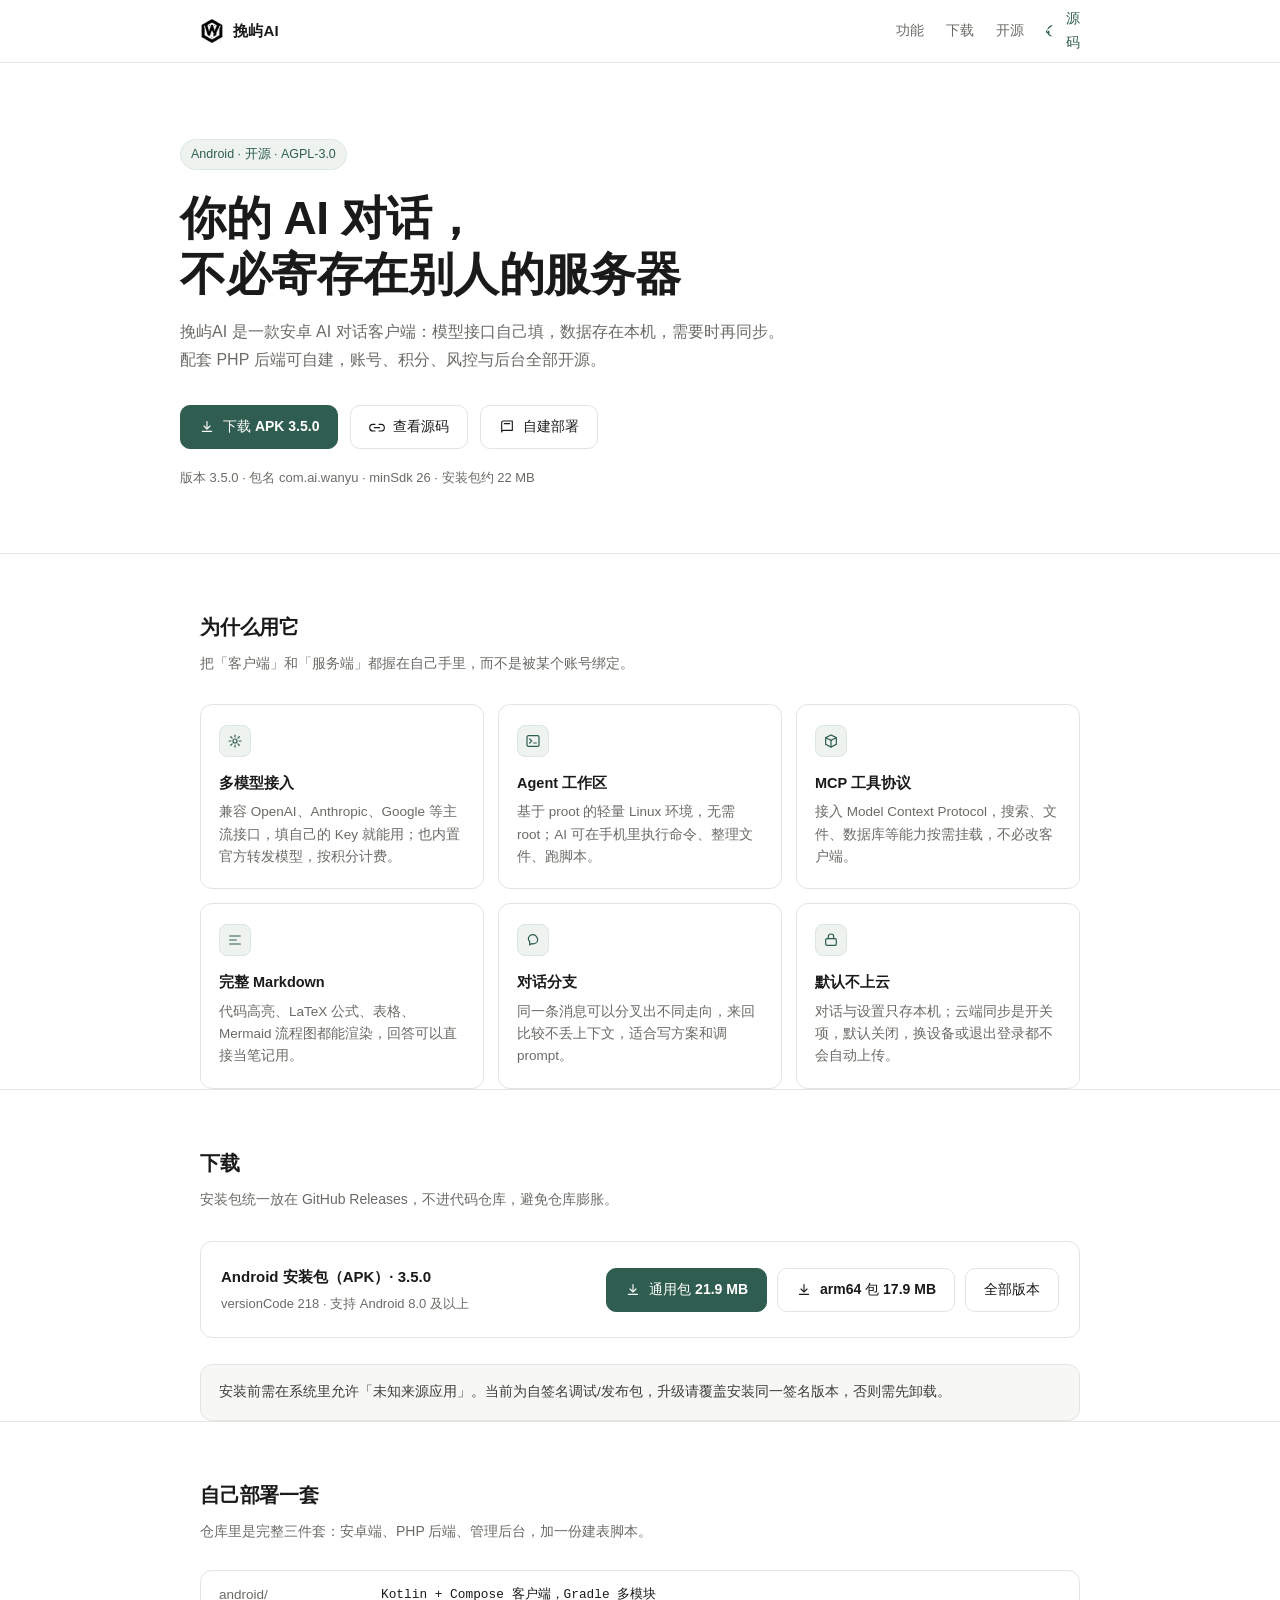
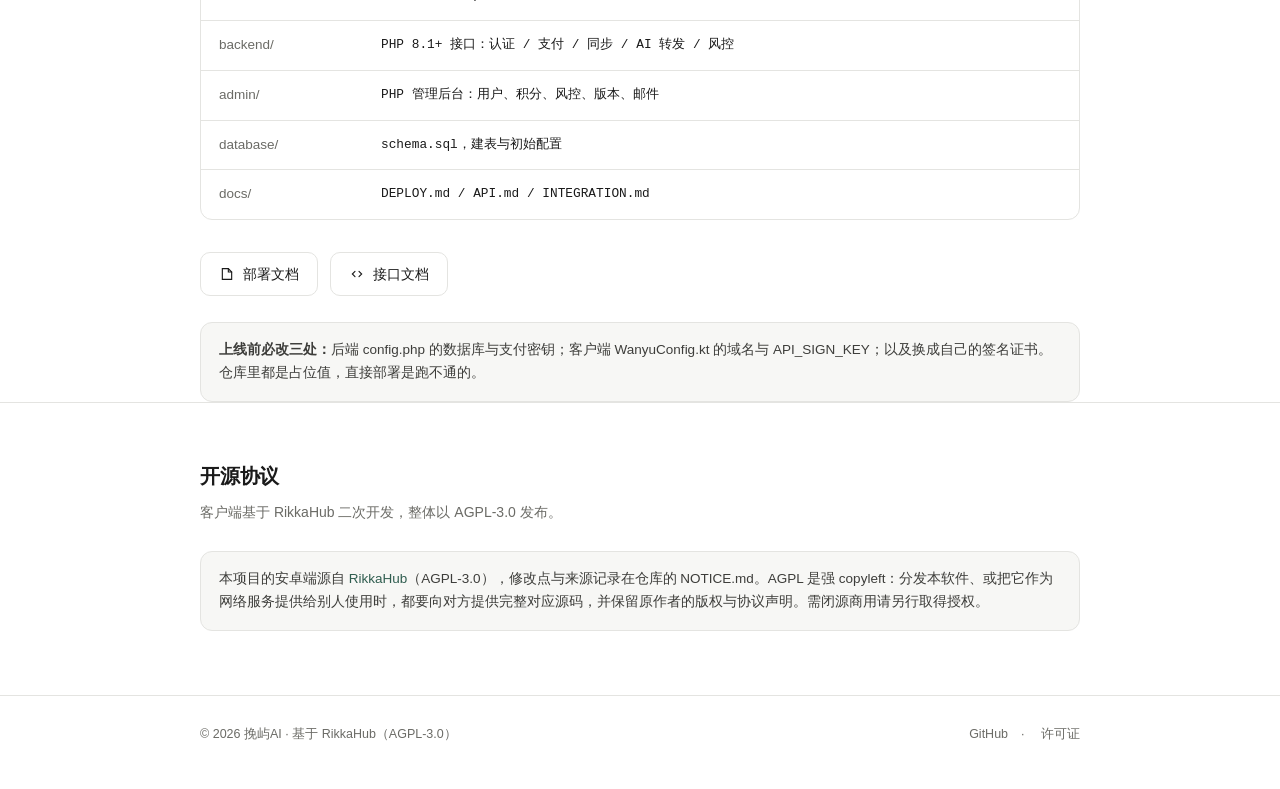
<file: docs/index.html>
<!DOCTYPE html>
<html lang="zh-CN">
<head>
<meta charset="utf-8">
<meta name="viewport" content="width=device-width, initial-scale=1">
<title>挽屿AI · 安卓 AI 对话客户端</title>
<link rel="icon" type="image/png" href="assets/logo.png">
<meta name="description" content="挽屿AI 是一款安卓 AI 对话客户端，支持多种模型接口、Agent 工作区与 MCP；配套 PHP 后端与开源仓库。">
<meta property="og:title" content="挽屿AI">
<meta property="og:description" content="安卓 AI 对话客户端，数据与模型都由你自己掌控。">
<style>
:root{
  --ink:#1a1a1a; --muted:#6b6b66; --line:#e4e4e1; --soft:#f7f7f5;
  --accent:#2f5d4f; --accent-soft:#eef3f0;
  --radius:12px;
}
*{box-sizing:border-box}
html{-webkit-text-size-adjust:100%}
body{
  margin:0; background:#fff; color:var(--ink);
  font-family:-apple-system,BlinkMacSystemFont,"PingFang SC","Microsoft YaHei","Helvetica Neue",Arial,sans-serif;
  font-size:15px; line-height:1.7; -webkit-font-smoothing:antialiased;
}
a{color:inherit; text-decoration:none}
.wrap{max-width:920px; margin:0 auto; padding:0 20px}
header{border-bottom:1px solid var(--line); position:sticky; top:0; background:#fff; z-index:10}
.nav{display:flex; align-items:center; justify-content:space-between; height:62px; gap:16px}
.brand{display:flex; align-items:center; gap:9px; font-weight:600; letter-spacing:.2px}
.brand img{width:24px; height:24px; display:block}
.nav-links{display:flex; align-items:center; gap:22px; font-size:14px; color:var(--muted)}
.nav-links a:hover{color:var(--ink)}
.nav-links a.gh{display:inline-flex; align-items:center; gap:6px; color:var(--accent)}
.hero{padding:76px 0 64px}
.eyebrow{display:inline-flex; align-items:center; gap:7px; font-size:12.5px; color:var(--accent);
  background:var(--accent-soft); border:1px solid #dbe7e1; padding:4px 10px; border-radius:999px}
.hero h1{margin:20px 0 0; font-size:clamp(30px,5vw,46px); line-height:1.22; letter-spacing:-.01em; font-weight:650}
.hero p{margin:16px 0 0; max-width:38em; color:var(--muted); font-size:16px}
.actions{display:flex; flex-wrap:wrap; gap:12px; margin-top:32px}
.btn{display:inline-flex; align-items:center; gap:8px; height:44px; padding:0 18px; border-radius:10px;
  border:1px solid var(--line); font-size:14px; font-weight:550; transition:border-color .15s, background .15s}
.btn svg{width:16px; height:16px}
.btn.primary{background:var(--accent); border-color:var(--accent); color:#fff}
.btn.primary:hover{background:#2a5347}
.btn:hover{border-color:#cfcfca}
.meta{margin-top:18px; font-size:13px; color:var(--muted)}
section{border-top:1px solid var(--line)}
.sec-head{padding:56px 0 0}
.sec-head h2{margin:0; font-size:20px; font-weight:600; letter-spacing:-.01em}
.sec-head p{margin:8px 0 0; color:var(--muted); font-size:14px}
.grid{display:grid; grid-template-columns:repeat(auto-fit,minmax(238px,1fr)); gap:14px; margin:28px 0 0}
.card{border:1px solid var(--line); border-radius:var(--radius); padding:20px 18px; background:#fff}
.card .ico{width:32px; height:32px; display:grid; place-items:center; border:1px solid #dbe7e1;
  border-radius:8px; color:var(--accent); background:var(--accent-soft)}
.card .ico svg{width:16px; height:16px}
.card h3{margin:14px 0 0; font-size:14.5px; font-weight:600}
.card p{margin:6px 0 0; font-size:13.5px; color:var(--muted); line-height:1.65}
.dl{margin:30px 0 0; border:1px solid var(--line); border-radius:var(--radius); padding:22px 20px;
  display:flex; flex-wrap:wrap; align-items:center; justify-content:space-between; gap:16px}
.dl .left{min-width:220px}
.dl .acts{display:flex; flex-wrap:wrap; gap:10px}
.dl strong{font-size:15px}
.dl small{display:block; color:var(--muted); font-size:13px; margin-top:3px}
.list{margin:26px 0 0; border:1px solid var(--line); border-radius:var(--radius); overflow:hidden}
.row{display:grid; grid-template-columns:150px 1fr; gap:12px; padding:13px 18px; font-size:13.5px;
  border-bottom:1px solid var(--line)}
.row:last-child{border-bottom:0}
.row .k{color:var(--muted)}
.row .v{font-family:ui-monospace,SFMono-Regular,Menlo,Consolas,monospace; font-size:12.8px}
.note{margin:26px 0 0; padding:16px 18px; background:var(--soft); border:1px solid var(--line);
  border-radius:var(--radius); font-size:13.5px; color:#3d3d3a}
.note b{font-weight:600}
footer{border-top:1px solid var(--line); margin-top:64px; padding:28px 0 44px; color:var(--muted); font-size:12.5px}
footer .wrap{display:flex; flex-wrap:wrap; gap:10px 18px; justify-content:space-between; align-items:center}
footer a:hover{color:var(--ink)}
@media (max-width:640px){
  .nav-links{gap:16px; font-size:13px}
  .nav-links a.hide-sm{display:none}
  .hero{padding:52px 0 44px}
  .row{grid-template-columns:1fr; gap:2px}
}
</style>
</head>
<body>

<header>
  <div class="wrap nav">
    <a class="brand" href="#top">
      <img class="logo" src="assets/logo.png" width="24" height="24" alt="挽屿AI">
      <span>挽屿AI</span>
    </a>
    <nav class="nav-links">
      <a class="hide-sm" href="#features">功能</a>
      <a class="hide-sm" href="#download">下载</a>
      <a class="hide-sm" href="#opensource">开源</a>
      <a class="gh" href="https://github.com/wanyu-AI/wanyuai" target="_blank" rel="noopener">
        <svg viewBox="0 0 24 24" fill="currentColor"><path d="M12 2a10 10 0 0 0-3.2 19.5c.5.1.7-.2.7-.5v-1.8c-2.8.6-3.4-1.3-3.4-1.3-.5-1.2-1.1-1.5-1.1-1.5-.9-.6.1-.6.1-.6 1 .1 1.5 1 1.5 1 1.4 2.5 1 3.1.8.1-.7.4-1.1.7-1.3-2.2-.3-4.6-1.1-4.6-4.9 0-1.1.4-2 1-2.7-.1-.3-.4-1.3.1-2.6 0 0 .8-.3 2.7 1a9.4 9.4 0 0 1 5 0c1.9-1.3 2.7-1 2.7-1 .5 1.3.2 2.3.1 2.6.6.7 1 1.6 1 2.7 0 3.8-2.4 4.6-4.6 4.9.4.3.7.9.7 1.9v2.8c0 .3.2.6.7.5A10 10 0 0 0 12 2Z"/></svg>
        源码
      </a>
    </nav>
  </div>
</header>

<main id="top">
  <div class="wrap hero">
    <span class="eyebrow">Android · 开源 · AGPL-3.0</span>
    <h1>你的 AI 对话，<br>不必寄存在别人的服务器</h1>
    <p>挽屿AI 是一款安卓 AI 对话客户端：模型接口自己填，数据存在本机，需要时再同步。配套 PHP 后端可自建，账号、积分、风控与后台全部开源。</p>
    <div class="actions">
      <a class="btn primary" href="https://github.com/wanyu-AI/wanyuai/releases/download/v3.5.0/wanyu-3.5.0-universal.apk" rel="noopener">
        <svg viewBox="0 0 24 24" fill="none" stroke="currentColor" stroke-width="1.7" stroke-linecap="round" stroke-linejoin="round"><path d="M12 4v10"/><path d="m7.5 10.5 4.5 4.5 4.5-4.5"/><path d="M5 18.5h14"/></svg>
        下载 APK 3.5.0
      </a>
      <a class="btn" href="https://github.com/wanyu-AI/wanyuai" target="_blank" rel="noopener">
        <svg viewBox="0 0 24 24" fill="none" stroke="currentColor" stroke-width="1.7" stroke-linecap="round" stroke-linejoin="round"><path d="M9 18h-3a5 5 0 0 1 0-10h3"/><path d="M15 8h3a5 5 0 0 1 0 10h-3"/><path d="M8 13h8"/></svg>
        查看源码
      </a>
      <a class="btn" href="#opensource">
        <svg viewBox="0 0 24 24" fill="none" stroke="currentColor" stroke-width="1.7" stroke-linecap="round" stroke-linejoin="round"><path d="M4 5.5A2.5 2.5 0 0 1 6.5 3H20v14H6.5A2.5 2.5 0 0 0 4 19.5Z"/><path d="M8 7h8"/></svg>
        自建部署
      </a>
    </div>
    <div class="meta">版本 3.5.0 · 包名 com.ai.wanyu · minSdk 26 · 安装包约 22 MB</div>
  </div>

  <section id="features">
    <div class="wrap">
      <div class="sec-head">
        <h2>为什么用它</h2>
        <p>把「客户端」和「服务端」都握在自己手里，而不是被某个账号绑定。</p>
      </div>
      <div class="grid">
        <div class="card">
          <div class="ico"><svg viewBox="0 0 24 24" fill="none" stroke="currentColor" stroke-width="1.8" stroke-linecap="round"><circle cx="12" cy="12" r="3"/><path d="M12 3v3M12 18v3M3 12h3M18 12h3M5.6 5.6l2.1 2.1M16.3 16.3l2.1 2.1M18.4 5.6l-2.1 2.1M7.7 16.3l-2.1 2.1"/></svg></div>
          <h3>多模型接入</h3>
          <p>兼容 OpenAI、Anthropic、Google 等主流接口，填自己的 Key 就能用；也内置官方转发模型，按积分计费。</p>
        </div>
        <div class="card">
          <div class="ico"><svg viewBox="0 0 24 24" fill="none" stroke="currentColor" stroke-width="1.8" stroke-linecap="round"><rect x="3" y="4" width="18" height="16" rx="2"/><path d="m7 9 3 3-3 3"/><path d="M13 15h4"/></svg></div>
          <h3>Agent 工作区</h3>
          <p>基于 proot 的轻量 Linux 环境，无需 root；AI 可在手机里执行命令、整理文件、跑脚本。</p>
        </div>
        <div class="card">
          <div class="ico"><svg viewBox="0 0 24 24" fill="none" stroke="currentColor" stroke-width="1.8" stroke-linecap="round"><path d="M12 3 4 7v10l8 4 8-4V7Z"/><path d="M4 7l8 4 8-4"/><path d="M12 11v10"/></svg></div>
          <h3>MCP 工具协议</h3>
          <p>接入 Model Context Protocol，搜索、文件、数据库等能力按需挂载，不必改客户端。</p>
        </div>
        <div class="card">
          <div class="ico"><svg viewBox="0 0 24 24" fill="none" stroke="currentColor" stroke-width="1.8" stroke-linecap="round"><path d="M4 6h16"/><path d="M4 12h10"/><path d="M4 18h16"/></svg></div>
          <h3>完整 Markdown</h3>
          <p>代码高亮、LaTeX 公式、表格、Mermaid 流程图都能渲染，回答可以直接当笔记用。</p>
        </div>
        <div class="card">
          <div class="ico"><svg viewBox="0 0 24 24" fill="none" stroke="currentColor" stroke-width="1.8" stroke-linecap="round"><path d="M12 4c-4 0-7 2.7-7 6 0 1.7.8 3.2 2 4.3V19l3-1.5c.6.1 1.3.2 2 .2 4 0 7-2.7 7-6S16 4 12 4Z"/></svg></div>
          <h3>对话分支</h3>
          <p>同一条消息可以分叉出不同走向，来回比较不丢上下文，适合写方案和调 prompt。</p>
        </div>
        <div class="card">
          <div class="ico"><svg viewBox="0 0 24 24" fill="none" stroke="currentColor" stroke-width="1.8" stroke-linecap="round"><rect x="4" y="10" width="16" height="10" rx="2"/><path d="M8 10V7a4 4 0 0 1 8 0v3"/></svg></div>
          <h3>默认不上云</h3>
          <p>对话与设置只存本机；云端同步是开关项，默认关闭，换设备或退出登录都不会自动上传。</p>
        </div>
      </div>
    </div>
  </section>

  <section id="download">
    <div class="wrap">
      <div class="sec-head">
        <h2>下载</h2>
        <p>安装包统一放在 GitHub Releases，不进代码仓库，避免仓库膨胀。</p>
      </div>
      <div class="dl">
        <div class="left">
          <strong>Android 安装包（APK）· 3.5.0</strong>
          <small>versionCode 218 · 支持 Android 8.0 及以上</small>
        </div>
        <div class="acts">
          <a class="btn primary" href="https://github.com/wanyu-AI/wanyuai/releases/download/v3.5.0/wanyu-3.5.0-universal.apk" rel="noopener">
            <svg viewBox="0 0 24 24" fill="none" stroke="currentColor" stroke-width="1.7" stroke-linecap="round"><path d="M12 4v10"/><path d="m7.5 10.5 4.5 4.5 4.5-4.5"/><path d="M5 18.5h14"/></svg>
            通用包 21.9 MB
          </a>
          <a class="btn" href="https://github.com/wanyu-AI/wanyuai/releases/download/v3.5.0/wanyu-3.5.0-arm64-v8a.apk" rel="noopener">
            <svg viewBox="0 0 24 24" fill="none" stroke="currentColor" stroke-width="1.7" stroke-linecap="round"><path d="M12 4v10"/><path d="m7.5 10.5 4.5 4.5 4.5-4.5"/><path d="M5 18.5h14"/></svg>
            arm64 包 17.9 MB
          </a>
          <a class="btn" href="https://github.com/wanyu-AI/wanyuai/releases" target="_blank" rel="noopener">
            全部版本
          </a>
        </div>
      </div>
      <div class="note">安装前需在系统里允许「未知来源应用」。当前为自签名调试/发布包，升级请覆盖安装同一签名版本，否则需先卸载。</div>
    </div>
  </section>

  <section id="opensource">
    <div class="wrap">
      <div class="sec-head">
        <h2>自己部署一套</h2>
        <p>仓库里是完整三件套：安卓端、PHP 后端、管理后台，加一份建表脚本。</p>
      </div>
      <div class="list">
        <div class="row"><span class="k">android/</span><span class="v">Kotlin + Compose 客户端，Gradle 多模块</span></div>
        <div class="row"><span class="k">backend/</span><span class="v">PHP 8.1+ 接口：认证 / 支付 / 同步 / AI 转发 / 风控</span></div>
        <div class="row"><span class="k">admin/</span><span class="v">PHP 管理后台：用户、积分、风控、版本、邮件</span></div>
        <div class="row"><span class="k">database/</span><span class="v">schema.sql，建表与初始配置</span></div>
        <div class="row"><span class="k">docs/</span><span class="v">DEPLOY.md / API.md / INTEGRATION.md</span></div>
      </div>
      <div class="actions">
        <a class="btn" href="https://github.com/wanyu-AI/wanyuai/blob/main/docs/DEPLOY.md" target="_blank" rel="noopener">
          <svg viewBox="0 0 24 24" fill="none" stroke="currentColor" stroke-width="1.7" stroke-linecap="round"><path d="M5 4h9l5 5v11H5Z"/><path d="M14 4v5h5"/></svg>
          部署文档
        </a>
        <a class="btn" href="https://github.com/wanyu-AI/wanyuai/blob/main/docs/API.md" target="_blank" rel="noopener">
          <svg viewBox="0 0 24 24" fill="none" stroke="currentColor" stroke-width="1.7" stroke-linecap="round"><path d="m9 8-4 4 4 4"/><path d="m15 8 4 4-4 4"/></svg>
          接口文档
        </a>
      </div>
      <div class="note">
        <b>上线前必改三处：</b>后端 <span class="v">config.php</span> 的数据库与支付密钥；客户端 <span class="v">WanyuConfig.kt</span> 的域名与 <span class="v">API_SIGN_KEY</span>；以及换成自己的签名证书。仓库里都是占位值，直接部署是跑不通的。
      </div>
    </div>
  </section>

  <section id="license">
    <div class="wrap">
      <div class="sec-head">
        <h2>开源协议</h2>
        <p>客户端基于 RikkaHub 二次开发，整体以 AGPL-3.0 发布。</p>
      </div>
      <div class="note">
        本项目的安卓端源自 <a href="https://github.com/rikkahub/rikkahub" target="_blank" rel="noopener" style="color:var(--accent)">RikkaHub</a>（AGPL-3.0），修改点与来源记录在仓库的 <span class="v">NOTICE.md</span>。AGPL 是强 copyleft：分发本软件、或把它作为网络服务提供给别人使用时，都要向对方提供完整对应源码，并保留原作者的版权与协议声明。需闭源商用请另行取得授权。
      </div>
    </div>
  </section>
</main>

<footer>
  <div class="wrap">
    <span>© 2026 挽屿AI · 基于 RikkaHub（AGPL-3.0）</span>
    <span>
      <a href="https://github.com/wanyu-AI/wanyuai" target="_blank" rel="noopener">GitHub</a>　·　
      <a href="https://github.com/wanyu-AI/wanyuai/blob/main/LICENSE" target="_blank" rel="noopener">许可证</a>
    </span>
  </div>
</footer>

</body>
</html>
</file>
